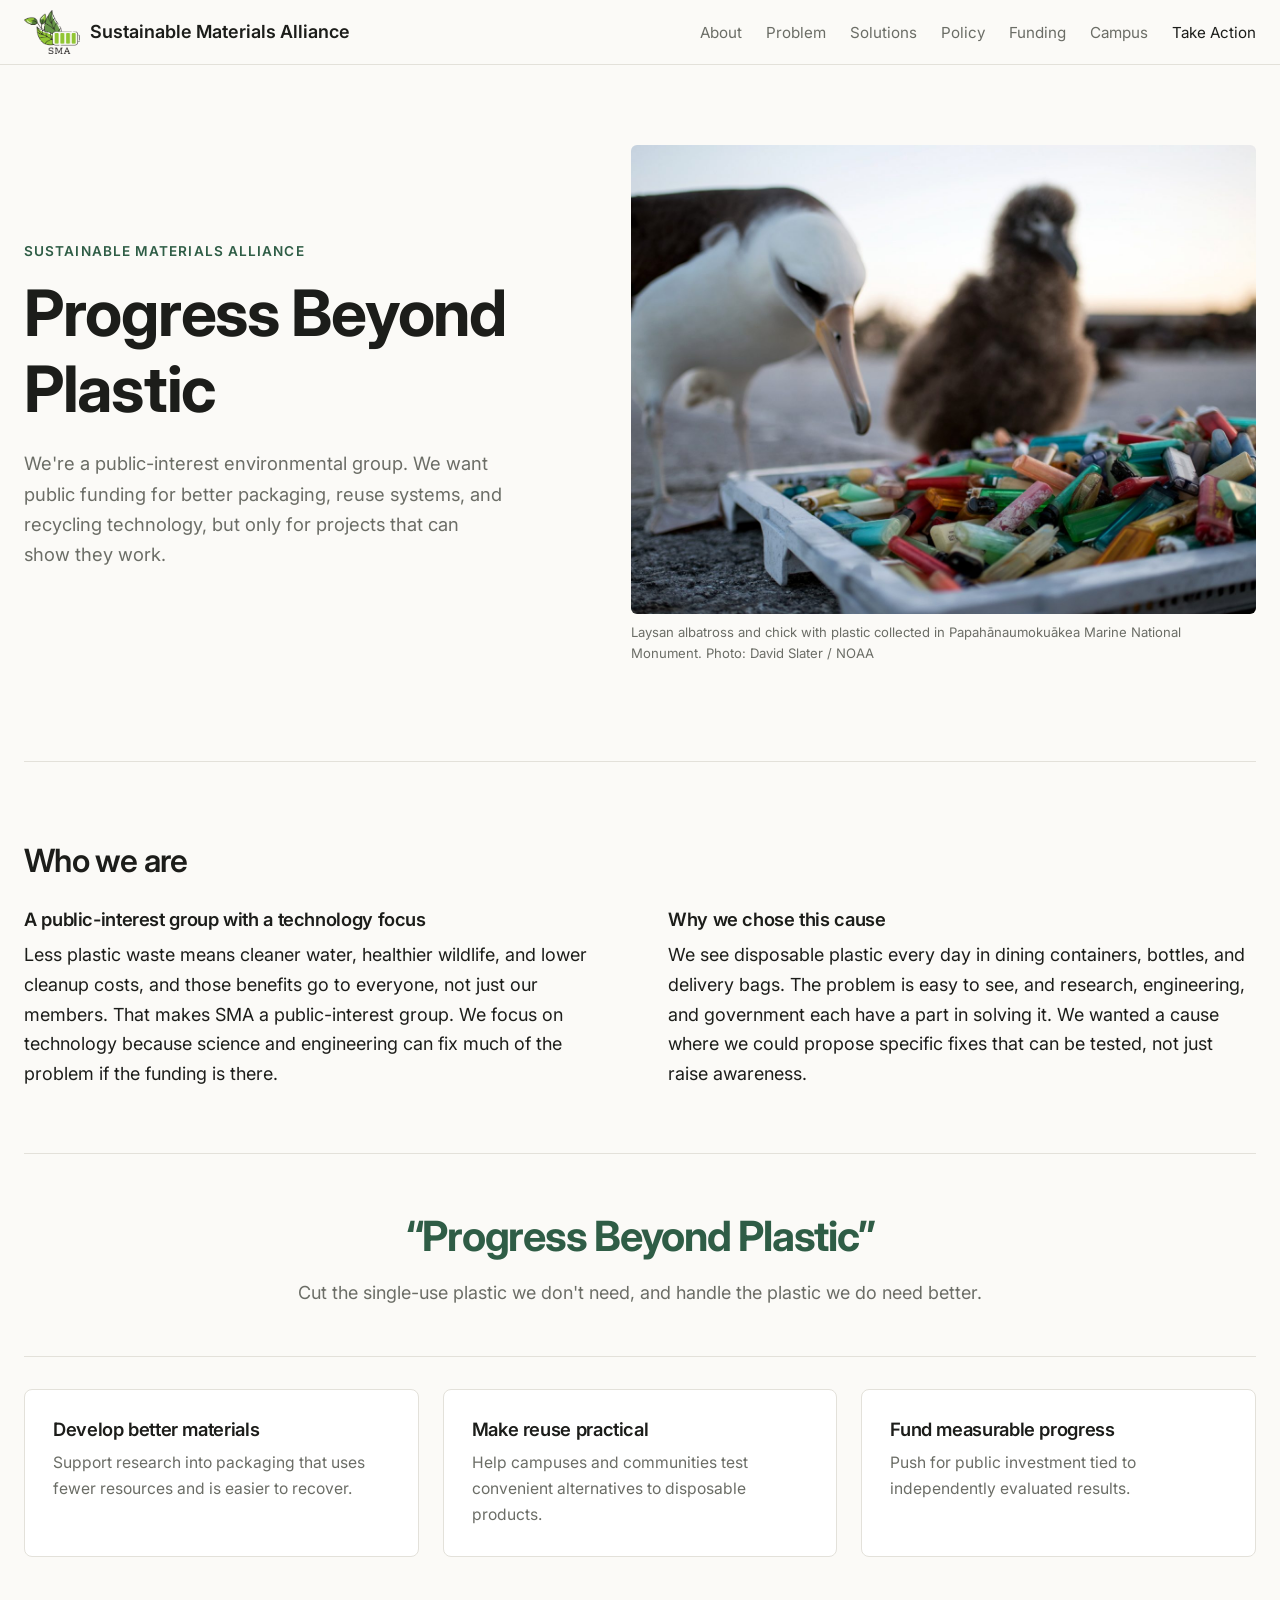
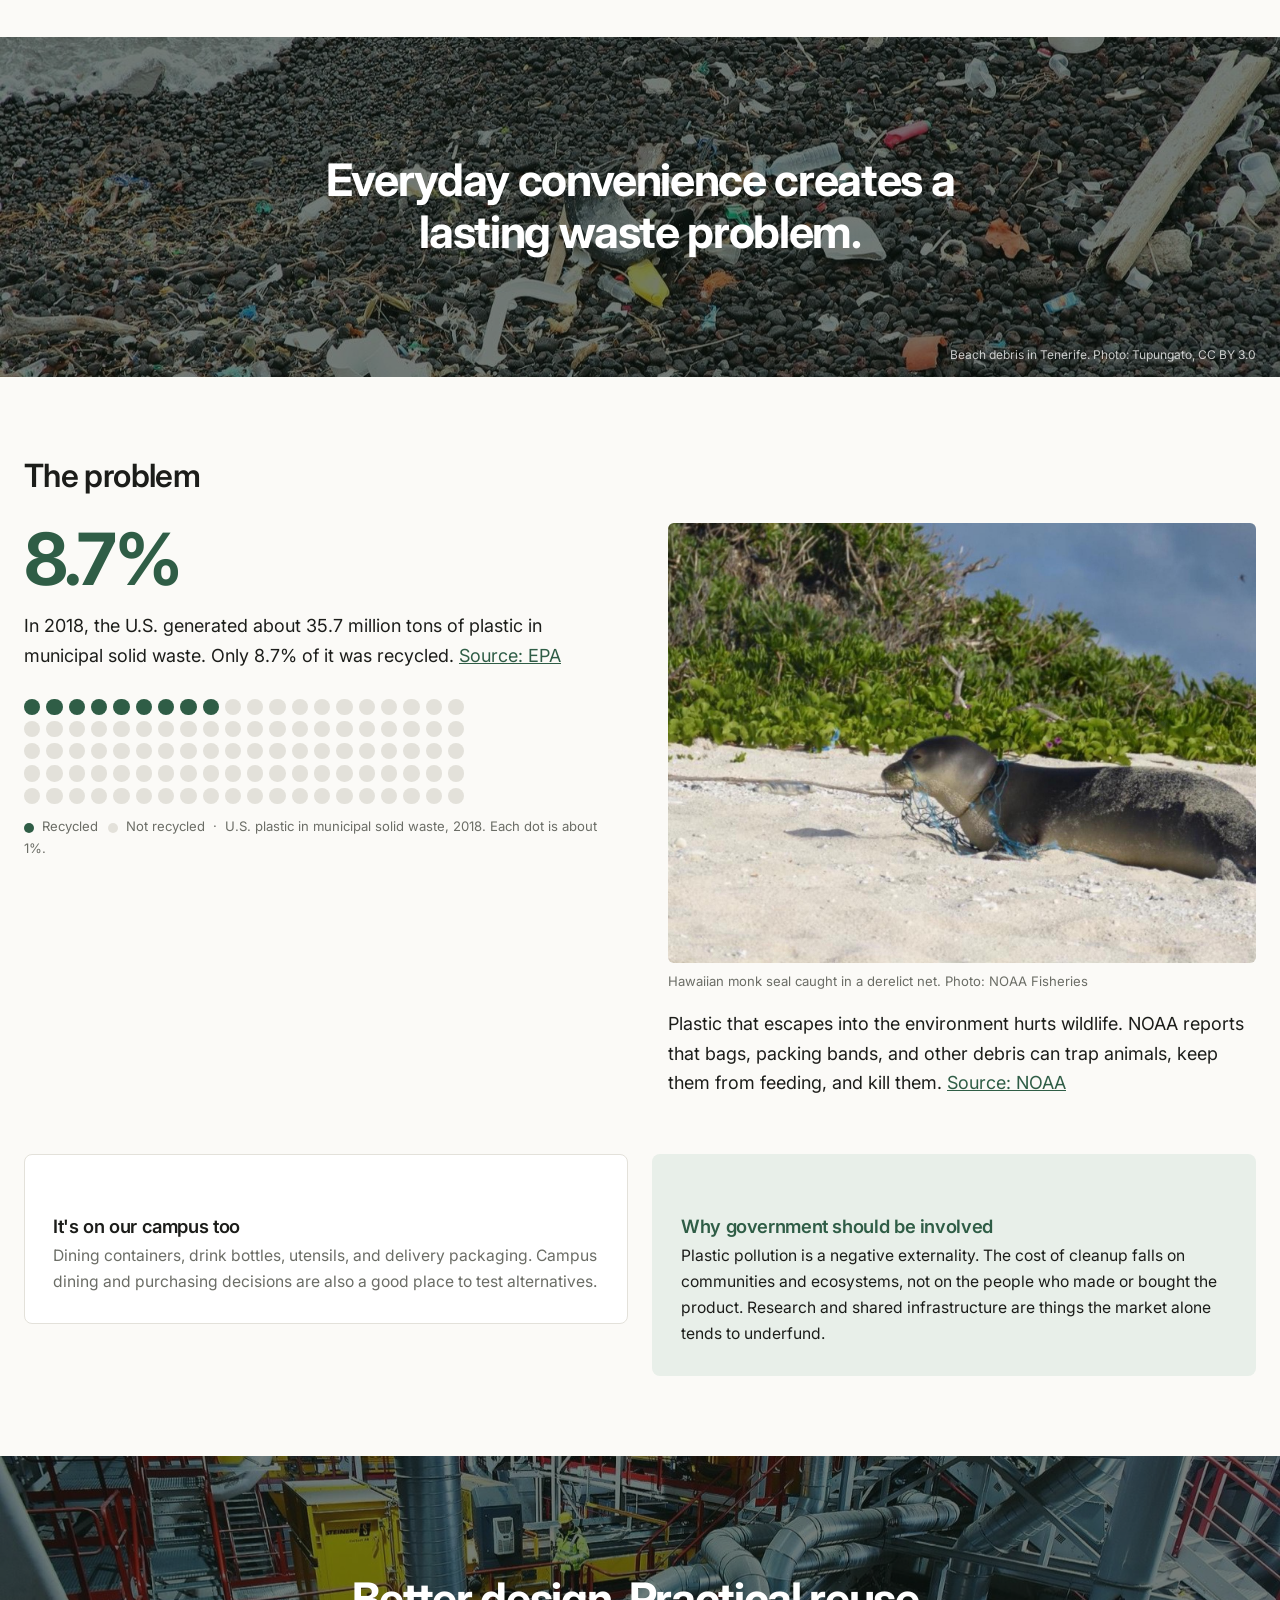
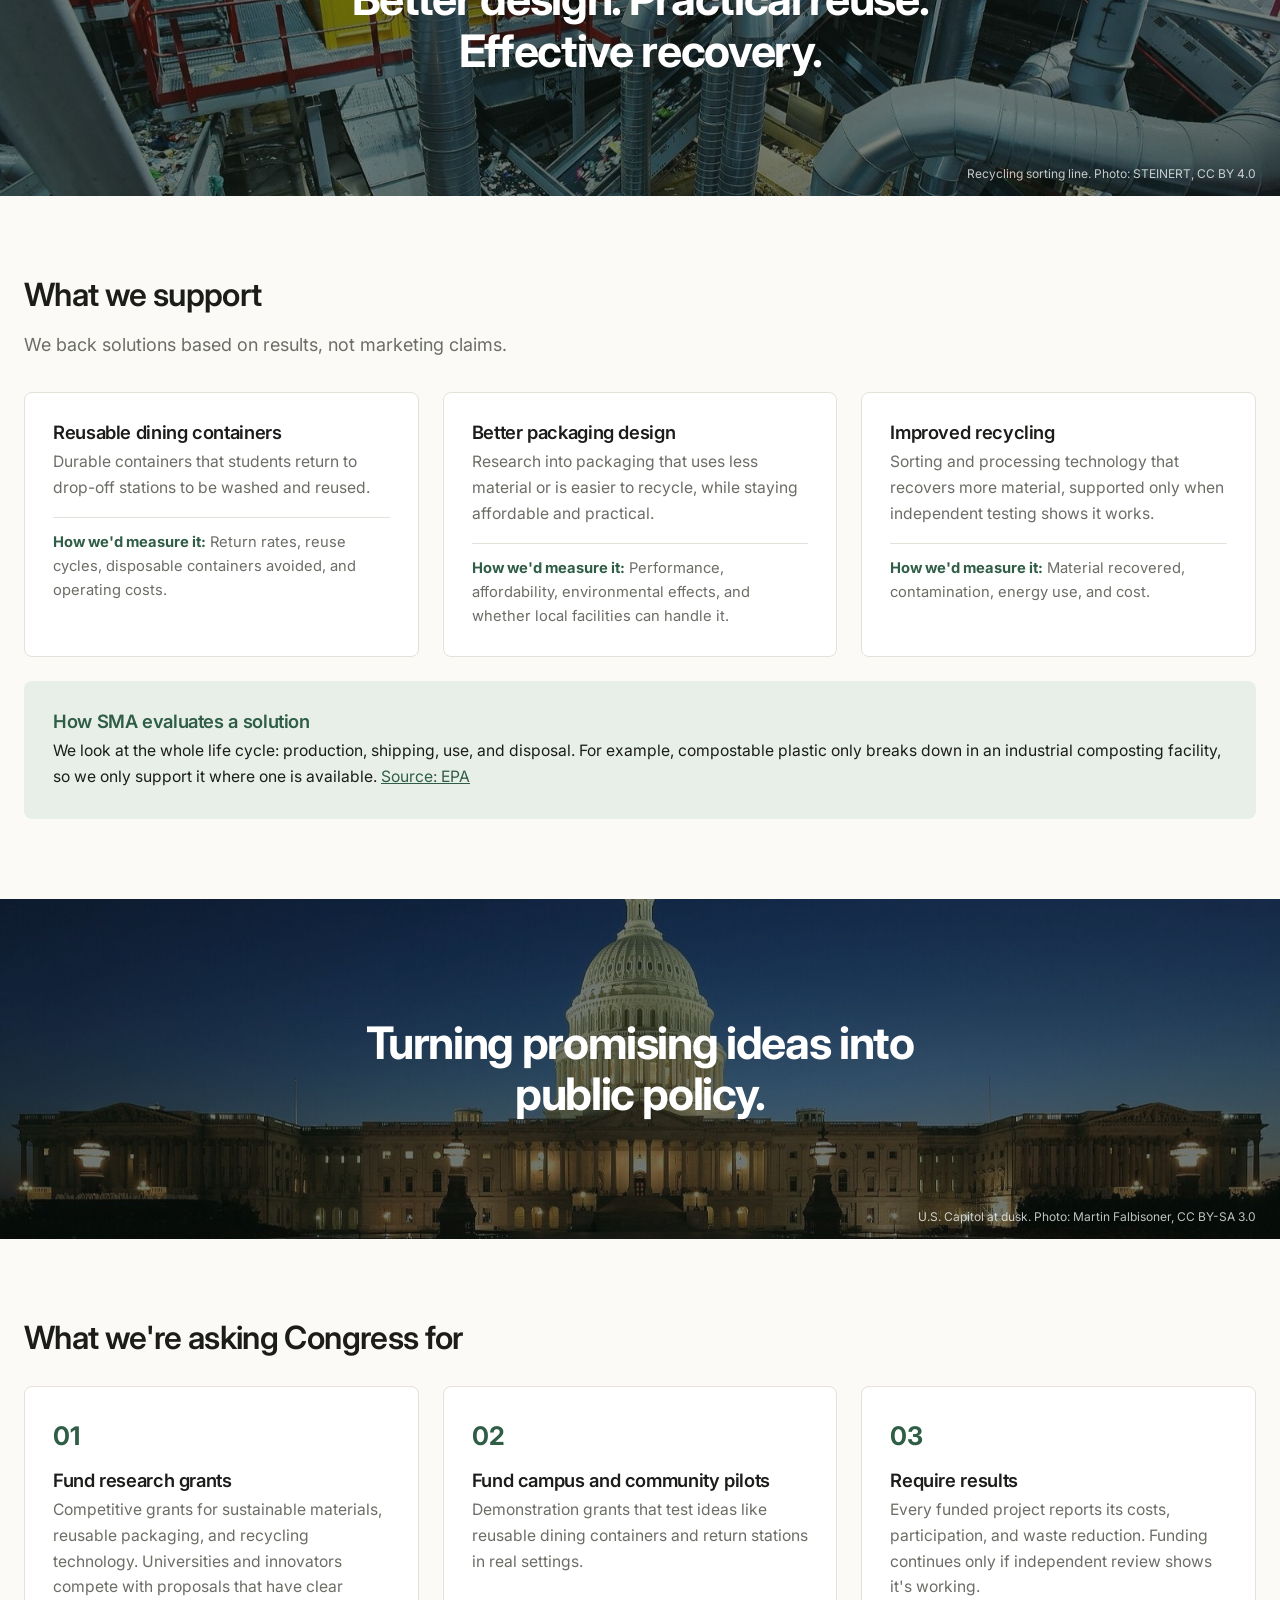
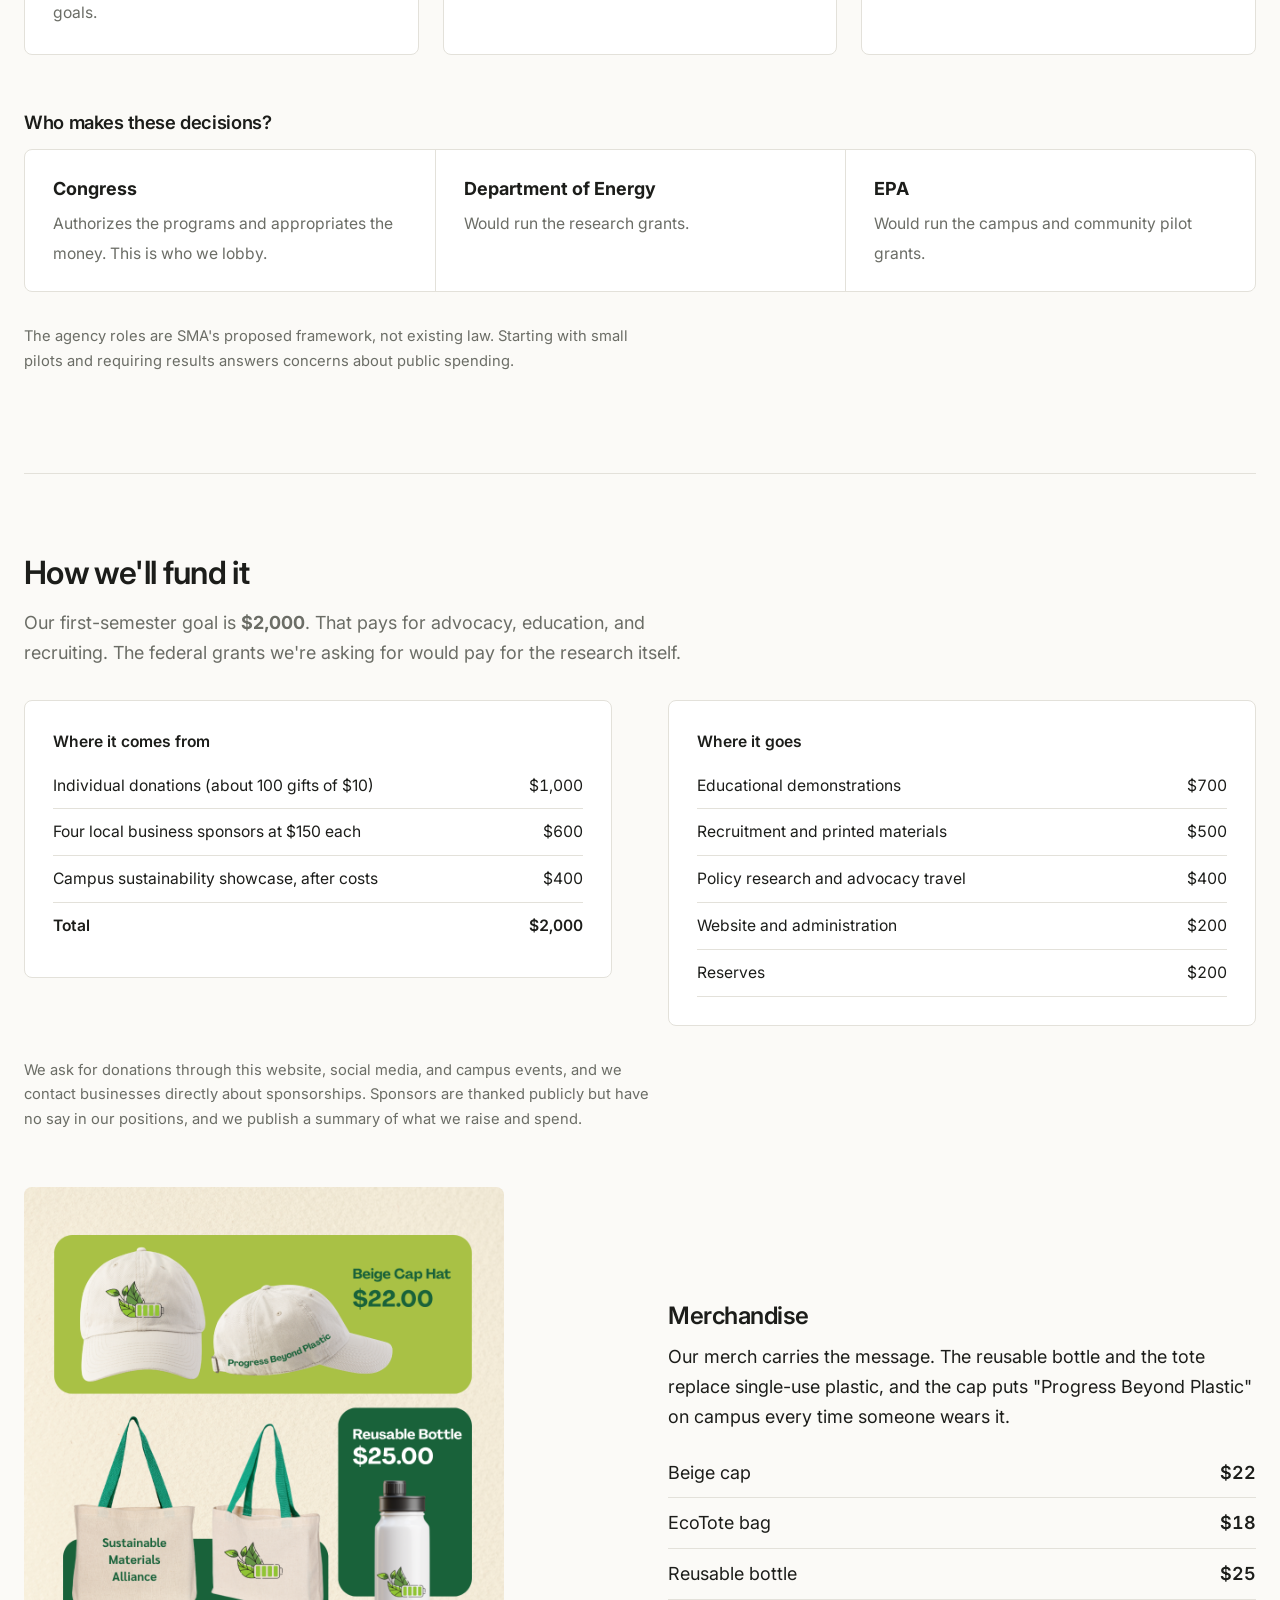
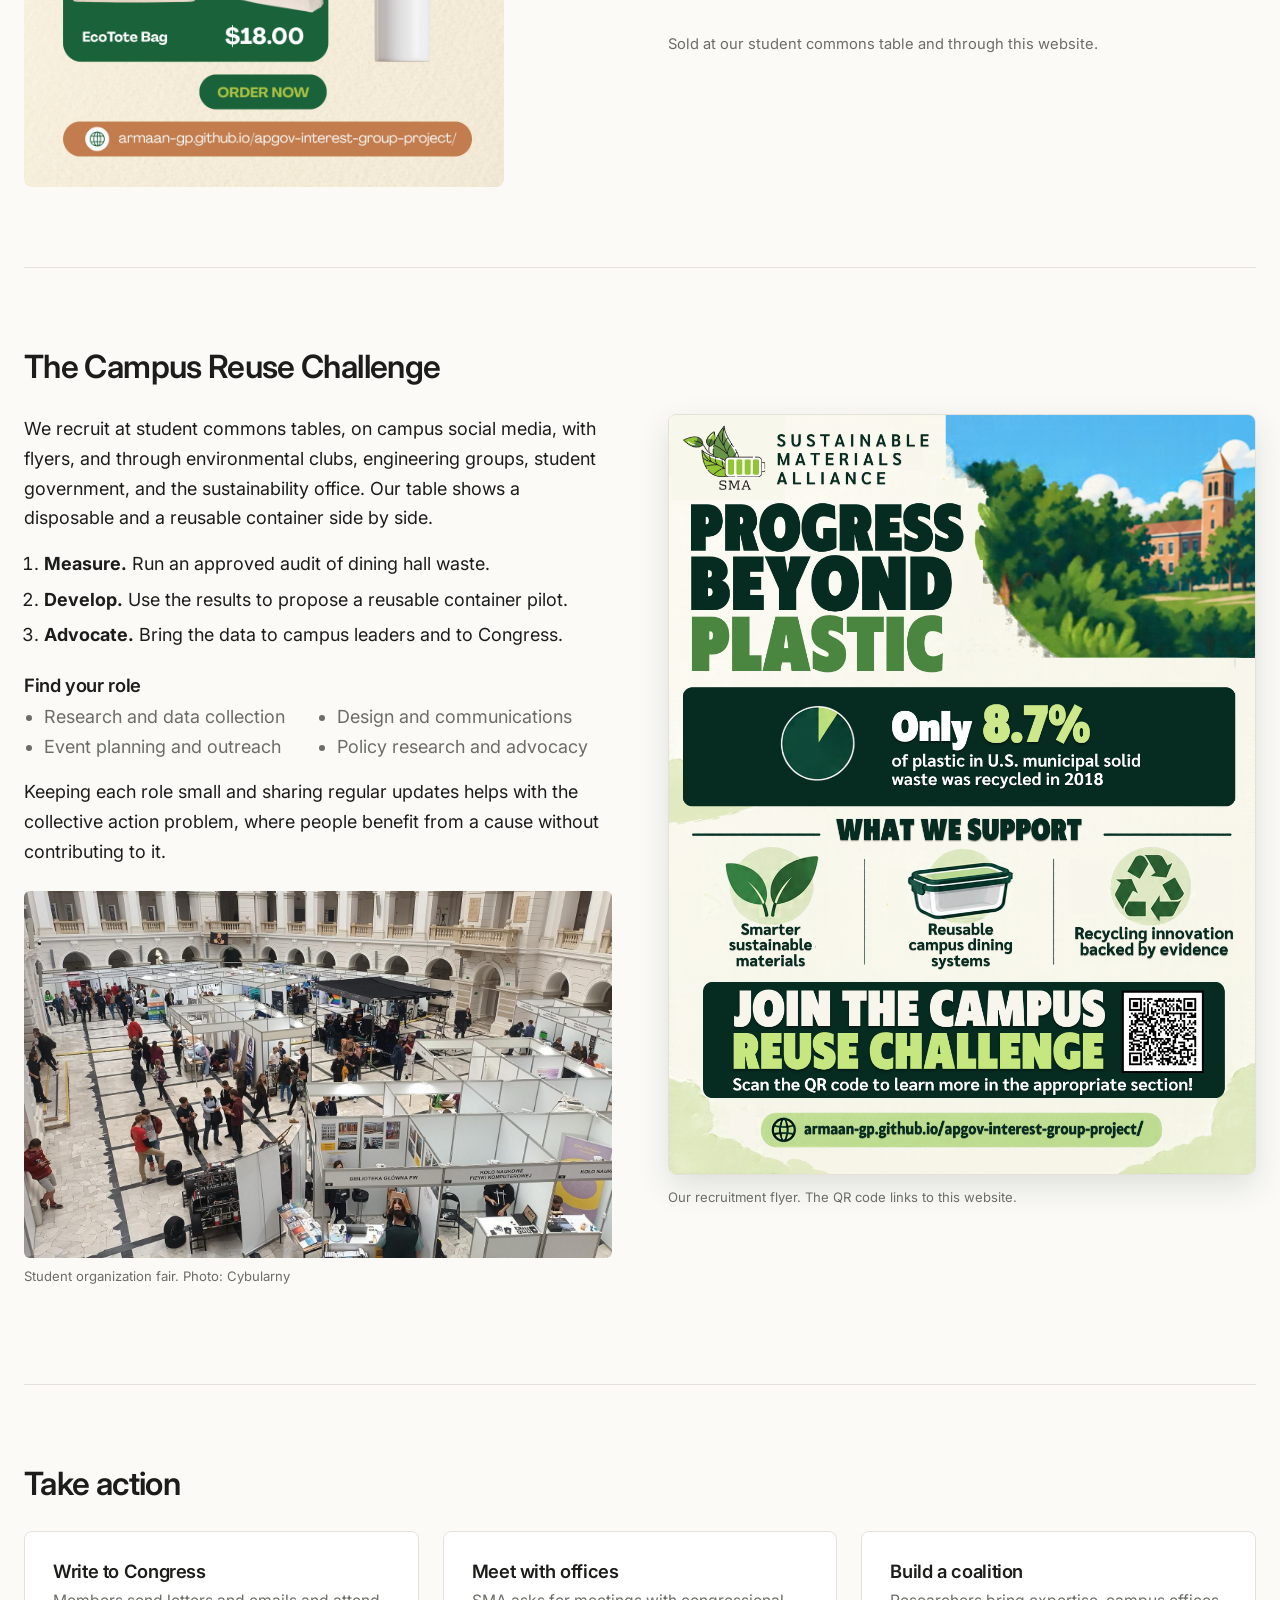
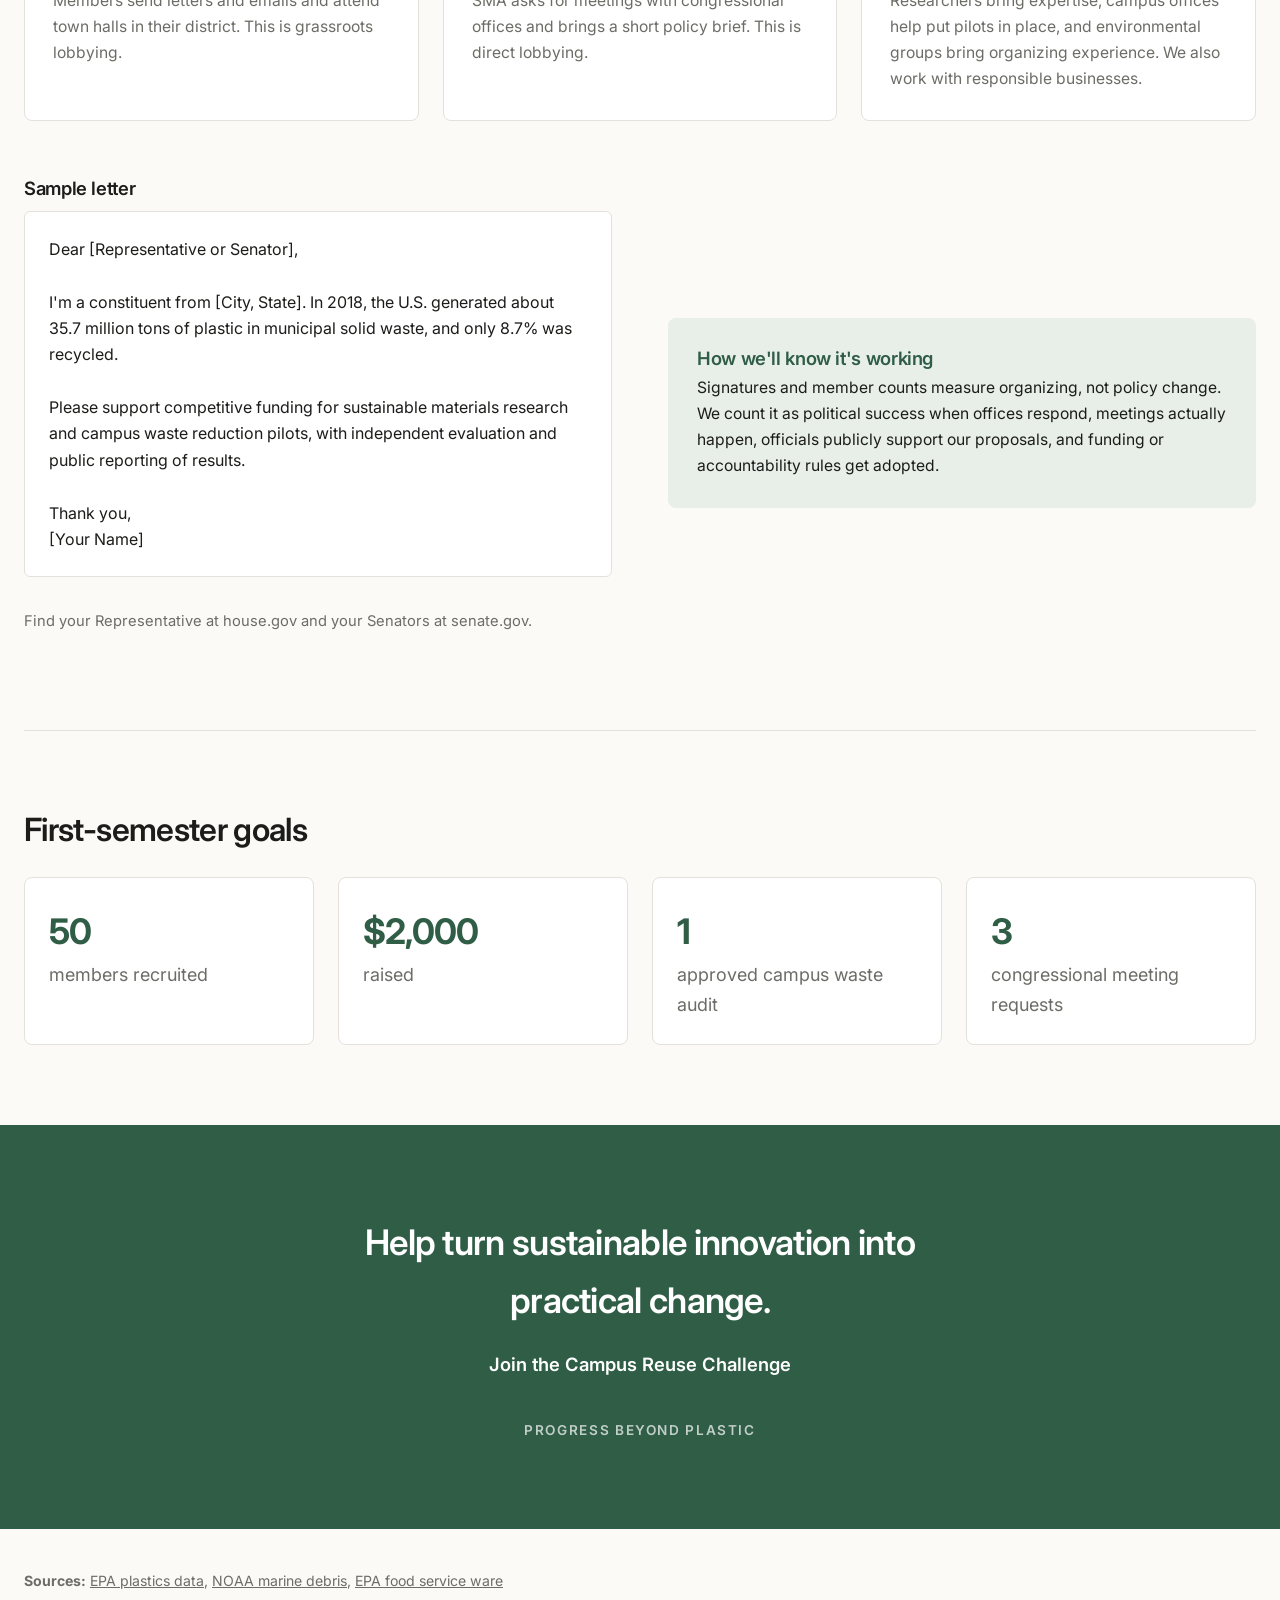
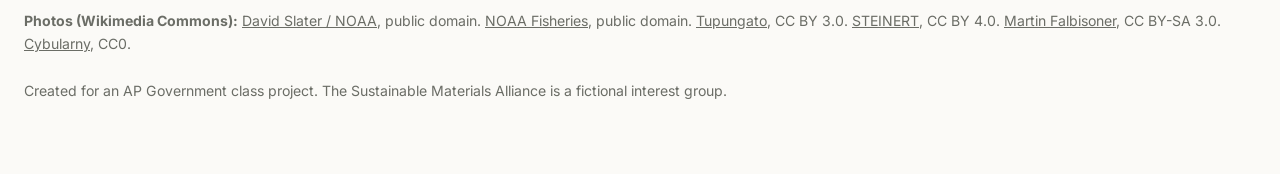
<file: index.html>
<!doctype html>
<html lang="en">
<head>
  <meta charset="utf-8">
  <meta name="viewport" content="width=device-width, initial-scale=1">
  <title>Sustainable Materials Alliance</title>
  <meta name="description" content="The Sustainable Materials Alliance is a student-run interest group working to reduce plastic waste through research, campus pilots, and public policy.">
  <link rel="preconnect" href="https://fonts.googleapis.com">
  <link rel="preconnect" href="https://fonts.gstatic.com" crossorigin>
  <link href="https://fonts.googleapis.com/css2?family=Inter:wght@400;500;600;700&display=swap" rel="stylesheet">
  <link rel="icon" type="image/png" href="images/favicon.png">
  <link rel="stylesheet" href="styles.css">
</head>
<body>

<nav class="nav">
  <div class="container nav-inner">
    <a href="#top" class="brand"><img src="images/logo.png" alt="SMA logo" class="logo"> Sustainable Materials Alliance</a>
    <ul class="nav-links">
      <li><a href="#about">About</a></li>
      <li><a href="#problem">Problem</a></li>
      <li><a href="#solutions">Solutions</a></li>
      <li><a href="#policy">Policy</a></li>
      <li><a href="#funding">Funding</a></li>
      <li><a href="#campus">Campus</a></li>
      <li><a href="#action">Take Action</a></li>
    </ul>
  </div>
</nav>

<main>

<header class="hero container" id="top">
  <div class="hero-text">
    <p class="eyebrow">Sustainable Materials Alliance</p>
    <h1>Progress Beyond Plastic</h1>
    <p>We're a public-interest environmental group. We want public funding for better packaging, reuse systems, and recycling technology, but only for projects that can show they work.</p>
  </div>
  <figure class="hero-image">
    <img src="images/albatross.jpg" alt="A Laysan albatross and its chick next to a tray of plastic lighters collected from their habitat">
    <figcaption>Laysan albatross and chick with plastic collected in Papahānaumokuākea Marine National Monument. Photo: David Slater / NOAA</figcaption>
  </figure>
</header>

<section id="about" class="container">
  <h2>Who we are</h2>
  <div class="two-col">
    <div>
      <h3>A public-interest group with a technology focus</h3>
      <p>Less plastic waste means cleaner water, healthier wildlife, and lower cleanup costs, and those benefits go to everyone, not just our members. That makes SMA a public-interest group. We focus on technology because science and engineering can fix much of the problem if the funding is there.</p>
    </div>
    <div>
      <h3>Why we chose this cause</h3>
      <p>We see disposable plastic every day in dining containers, bottles, and delivery bags. The problem is easy to see, and research, engineering, and government each have a part in solving it. We wanted a cause where we could propose specific fixes that can be tested, not just raise awareness.</p>
    </div>
  </div>
  <div class="slogan-panel">
    <p class="slogan">&ldquo;Progress Beyond Plastic&rdquo;</p>
    <p>Cut the single-use plastic we don't need, and handle the plastic we do need better.</p>
  </div>
  <div class="cards">
    <div class="card">
      <h3>Develop better materials</h3>
      <p>Support research into packaging that uses fewer resources and is easier to recover.</p>
    </div>
    <div class="card">
      <h3>Make reuse practical</h3>
      <p>Help campuses and communities test convenient alternatives to disposable products.</p>
    </div>
    <div class="card">
      <h3>Fund measurable progress</h3>
      <p>Push for public investment tied to independently evaluated results.</p>
    </div>
  </div>
</section>

<div class="band" style="background-image: url('images/beach.jpg')">
  <div class="container">
    <p class="band-title">Everyday convenience creates a lasting waste problem.</p>
    <p class="band-credit">Beach debris in Tenerife. Photo: Tupungato, CC BY 3.0</p>
  </div>
</div>

<section id="problem" class="container">
  <h2>The problem</h2>
  <div class="two-col">
    <div>
      <p class="stat">8.7%</p>
      <p>In 2018, the U.S. generated about 35.7 million tons of plastic in municipal solid waste. Only 8.7% of it was recycled. <a href="https://www.epa.gov/facts-and-figures-about-materials-waste-and-recycling/plastics-material-specific-data" target="_blank" rel="noopener">Source: EPA</a></p>
      <div class="dots" id="dots" role="img" aria-label="100 dots, about 9 filled: roughly 9 of every 100 tons of U.S. plastic waste were recycled in 2018"></div>
      <p class="dots-legend"><span class="key key-on"></span> Recycled <span class="key"></span> Not recycled &nbsp;·&nbsp; U.S. plastic in municipal solid waste, 2018. Each dot is about 1%.</p>
    </div>
    <figure>
      <img src="images/monkseal.jpg" alt="A Hawaiian monk seal on a beach with fishing net wrapped around its neck">
      <figcaption>Hawaiian monk seal caught in a derelict net. Photo: NOAA Fisheries</figcaption>
      <p class="fig-text">Plastic that escapes into the environment hurts wildlife. NOAA reports that bags, packing bands, and other debris can trap animals, keep them from feeding, and kill them. <a href="https://marinedebris.noaa.gov/why-marine-debris-problem/wildlife-entanglement-and-ghost-fishing" target="_blank" rel="noopener">Source: NOAA</a></p>
    </figure>
  </div>
  <div class="two-col panels">
    <div class="card">
      <h3>It's on our campus too</h3>
      <p>Dining containers, drink bottles, utensils, and delivery packaging. Campus dining and purchasing decisions are also a good place to test alternatives.</p>
    </div>
    <div class="card card-accent">
      <h3>Why government should be involved</h3>
      <p>Plastic pollution is a negative externality. The cost of cleanup falls on communities and ecosystems, not on the people who made or bought the product. Research and shared infrastructure are things the market alone tends to underfund.</p>
    </div>
  </div>
</section>

<div class="band" style="background-image: url('images/sorting.jpg')">
  <div class="container">
    <p class="band-title">Better design. Practical reuse. Effective recovery.</p>
    <p class="band-credit">Recycling sorting line. Photo: STEINERT, CC BY 4.0</p>
  </div>
</div>

<section id="solutions" class="container">
  <h2>What we support</h2>
  <p class="intro">We back solutions based on results, not marketing claims.</p>
  <div class="cards">
    <div class="card">
      <h3>Reusable dining containers</h3>
      <p>Durable containers that students return to drop-off stations to be washed and reused.</p>
      <p class="measure"><strong>How we'd measure it:</strong> Return rates, reuse cycles, disposable containers avoided, and operating costs.</p>
    </div>
    <div class="card">
      <h3>Better packaging design</h3>
      <p>Research into packaging that uses less material or is easier to recycle, while staying affordable and practical.</p>
      <p class="measure"><strong>How we'd measure it:</strong> Performance, affordability, environmental effects, and whether local facilities can handle it.</p>
    </div>
    <div class="card">
      <h3>Improved recycling</h3>
      <p>Sorting and processing technology that recovers more material, supported only when independent testing shows it works.</p>
      <p class="measure"><strong>How we'd measure it:</strong> Material recovered, contamination, energy use, and cost.</p>
    </div>
  </div>
  <div class="card card-accent wide-note">
    <h3>How SMA evaluates a solution</h3>
    <p>We look at the whole life cycle: production, shipping, use, and disposal. For example, compostable plastic only breaks down in an industrial composting facility, so we only support it where one is available. <a href="https://www.epa.gov/greenerproducts/identifying-sustainable-food-service-and-food-service-ware" target="_blank" rel="noopener">Source: EPA</a></p>
  </div>
</section>

<div class="band" style="background-image: url('images/capitol.jpg')">
  <div class="container">
    <p class="band-title">Turning promising ideas into public policy.</p>
    <p class="band-credit">U.S. Capitol at dusk. Photo: Martin Falbisoner, CC BY-SA 3.0</p>
  </div>
</div>

<section id="policy" class="container">
  <h2>What we're asking Congress for</h2>
  <ol class="cards numbered">
    <li class="card">
      <h3>Fund research grants</h3>
      <p>Competitive grants for sustainable materials, reusable packaging, and recycling technology. Universities and innovators compete with proposals that have clear goals.</p>
    </li>
    <li class="card">
      <h3>Fund campus and community pilots</h3>
      <p>Demonstration grants that test ideas like reusable dining containers and return stations in real settings.</p>
    </li>
    <li class="card">
      <h3>Require results</h3>
      <p>Every funded project reports its costs, participation, and waste reduction. Funding continues only if independent review shows it's working.</p>
    </li>
  </ol>

  <h3 class="sub-heading">Who makes these decisions?</h3>
  <div class="roles">
    <div><strong>Congress</strong><span>Authorizes the programs and appropriates the money. This is who we lobby.</span></div>
    <div><strong>Department of Energy</strong><span>Would run the research grants.</span></div>
    <div><strong>EPA</strong><span>Would run the campus and community pilot grants.</span></div>
  </div>
  <p class="note">The agency roles are SMA's proposed framework, not existing law. Starting with small pilots and requiring results answers concerns about public spending.</p>
</section>

<section id="funding" class="container">
  <h2>How we'll fund it</h2>
  <p class="intro">Our first-semester goal is <strong>$2,000</strong>. That pays for advocacy, education, and recruiting. The federal grants we're asking for would pay for the research itself.</p>
  <div class="two-col">
    <div class="card">
      <table>
        <caption>Where it comes from</caption>
        <tr><td>Individual donations (about 100 gifts of $10)</td><td>$1,000</td></tr>
        <tr><td>Four local business sponsors at $150 each</td><td>$600</td></tr>
        <tr><td>Campus sustainability showcase, after costs</td><td>$400</td></tr>
        <tr class="total"><td>Total</td><td>$2,000</td></tr>
      </table>
    </div>
    <div class="card">
      <table>
        <caption>Where it goes</caption>
        <tr><td>Educational demonstrations</td><td>$700</td></tr>
        <tr><td>Recruitment and printed materials</td><td>$500</td></tr>
        <tr><td>Policy research and advocacy travel</td><td>$400</td></tr>
        <tr><td>Website and administration</td><td>$200</td></tr>
        <tr><td>Reserves</td><td>$200</td></tr>
      </table>
    </div>
  </div>
  <p class="note">We ask for donations through this website, social media, and campus events, and we contact businesses directly about sponsorships. Sponsors are thanked publicly but have no say in our positions, and we publish a summary of what we raise and spend.</p>

  <div class="two-col merch">
    <img src="images/merch.png" alt="SMA merchandise: a beige cap with the SMA logo and Progress Beyond Plastic on the back for $22, a canvas EcoTote bag with the logo for $18, and a white reusable bottle with the logo for $25">
    <div>
      <h3>Merchandise</h3>
      <p>Our merch carries the message. The reusable bottle and the tote replace single-use plastic, and the cap puts "Progress Beyond Plastic" on campus every time someone wears it.</p>
      <ul class="merch-list">
        <li><span>Beige cap</span><span>$22</span></li>
        <li><span>EcoTote bag</span><span>$18</span></li>
        <li><span>Reusable bottle</span><span>$25</span></li>
      </ul>
      <p class="note">Sold at our student commons table and through this website.</p>
    </div>
  </div>
</section>

<section id="campus" class="container">
  <h2>The Campus Reuse Challenge</h2>
  <div class="two-col">
    <div>
      <p>We recruit at student commons tables, on campus social media, with flyers, and through environmental clubs, engineering groups, student government, and the sustainability office. Our table shows a disposable and a reusable container side by side.</p>
      <ol class="steps">
        <li><strong>Measure.</strong> Run an approved audit of dining hall waste.</li>
        <li><strong>Develop.</strong> Use the results to propose a reusable container pilot.</li>
        <li><strong>Advocate.</strong> Bring the data to campus leaders and to Congress.</li>
      </ol>
      <h3>Find your role</h3>
      <ul class="roles-list">
        <li>Research and data collection</li>
        <li>Event planning and outreach</li>
        <li>Design and communications</li>
        <li>Policy research and advocacy</li>
      </ul>
      <p>Keeping each role small and sharing regular updates helps with the collective action problem, where people benefit from a cause without contributing to it.</p>
      <img class="campus-photo" src="images/campus.jpg" alt="Overhead view of a student organization fair with booths in a university hall">
      <p class="caption">Student organization fair. Photo: Cybularny</p>
    </div>
    <div class="flyer">
      <img src="images/flyer.png" alt="SMA recruitment flyer: Progress Beyond Plastic. Only 8.7% of plastic in U.S. municipal solid waste was recycled in 2018. What we support: smarter sustainable materials, reusable campus dining systems, and recycling innovation backed by evidence. Join the Campus Reuse Challenge, with a QR code and the website address.">
      <p class="caption">Our recruitment flyer. The QR code links to this website.</p>
    </div>
  </div>
</section>

<section id="action" class="container">
  <h2>Take action</h2>
  <div class="cards">
    <div class="card">
      <h3>Write to Congress</h3>
      <p>Members send letters and emails and attend town halls in their district. This is grassroots lobbying.</p>
    </div>
    <div class="card">
      <h3>Meet with offices</h3>
      <p>SMA asks for meetings with congressional offices and brings a short policy brief. This is direct lobbying.</p>
    </div>
    <div class="card">
      <h3>Build a coalition</h3>
      <p>Researchers bring expertise, campus offices help put pilots in place, and environmental groups bring organizing experience. We also work with responsible businesses.</p>
    </div>
  </div>

  <div class="two-col letter-row">
    <div>
      <h3 class="letter-heading">Sample letter</h3>
<pre class="letter" id="letter">Dear [Representative or Senator],

I'm a constituent from [City, State]. In 2018, the U.S. generated about 35.7 million tons of plastic in municipal solid waste, and only 8.7% was recycled.

Please support competitive funding for sustainable materials research and campus waste reduction pilots, with independent evaluation and public reporting of results.

Thank you,
[Your Name]</pre>
      <p class="note">Find your Representative at house.gov and your Senators at senate.gov.</p>
    </div>
    <div class="card card-accent">
      <h3>How we'll know it's working</h3>
      <p>Signatures and member counts measure organizing, not policy change. We count it as political success when offices respond, meetings actually happen, officials publicly support our proposals, and funding or accountability rules get adopted.</p>
    </div>
  </div>
</section>

<section id="goals" class="container">
  <h2>First-semester goals</h2>
  <ul class="goals">
    <li><strong>50</strong> members recruited</li>
    <li><strong>$2,000</strong> raised</li>
    <li><strong>1</strong> approved campus waste audit</li>
    <li><strong>3</strong> congressional meeting requests</li>
  </ul>
</section>

<div class="closing">
  <div class="container">
    <p class="closing-title">Help turn sustainable innovation into practical change.</p>
    <p class="closing-cta">Join the Campus Reuse Challenge</p>
    <p class="closing-slogan">Progress Beyond Plastic</p>
  </div>
</div>

</main>

<footer class="container">
  <p><strong>Sources:</strong>
    <a href="https://www.epa.gov/facts-and-figures-about-materials-waste-and-recycling/plastics-material-specific-data" target="_blank" rel="noopener">EPA plastics data</a>,
    <a href="https://marinedebris.noaa.gov/why-marine-debris-problem/wildlife-entanglement-and-ghost-fishing" target="_blank" rel="noopener">NOAA marine debris</a>,
    <a href="https://www.epa.gov/greenerproducts/identifying-sustainable-food-service-and-food-service-ware" target="_blank" rel="noopener">EPA food service ware</a>
  </p>
  <p><strong>Photos (Wikimedia Commons):</strong>
    <a href="https://commons.wikimedia.org/wiki/File:PMNM_-_Laysan_Albatross_And_Debris_(28250723916).jpg" target="_blank" rel="noopener">David Slater / NOAA</a>, public domain.
    <a href="https://commons.wikimedia.org/wiki/File:Hawaiian_monk_seal_entangled_in_derelict_fishing_net.png" target="_blank" rel="noopener">NOAA Fisheries</a>, public domain.
    <a href="https://commons.wikimedia.org/wiki/File:004_Beach_pollution_in_Tenerife_-_Atlantic_Ocean_beach_plastic_garbage_debris.jpg" target="_blank" rel="noopener">Tupungato</a>, CC BY 3.0.
    <a href="https://commons.wikimedia.org/wiki/File:STEINERT_UniSort_PR.jpg" target="_blank" rel="noopener">STEINERT</a>, CC BY 4.0.
    <a href="https://commons.wikimedia.org/wiki/File:Capitol_at_Dusk_2.jpg" target="_blank" rel="noopener">Martin Falbisoner</a>, CC BY-SA 3.0.
    <a href="https://commons.wikimedia.org/wiki/File:2023_Warszawa_XX_Targi_K%C3%B3%C5%82_Naukowych_i_Organizacji_Studenckich_KONIK,_1.jpg" target="_blank" rel="noopener">Cybularny</a>, CC0.
  </p>
  <p class="disclaimer">Created for an AP Government class project. The Sustainable Materials Alliance is a fictional interest group.</p>
</footer>

<script src="script.js"></script>
</body>
</html>
</file>
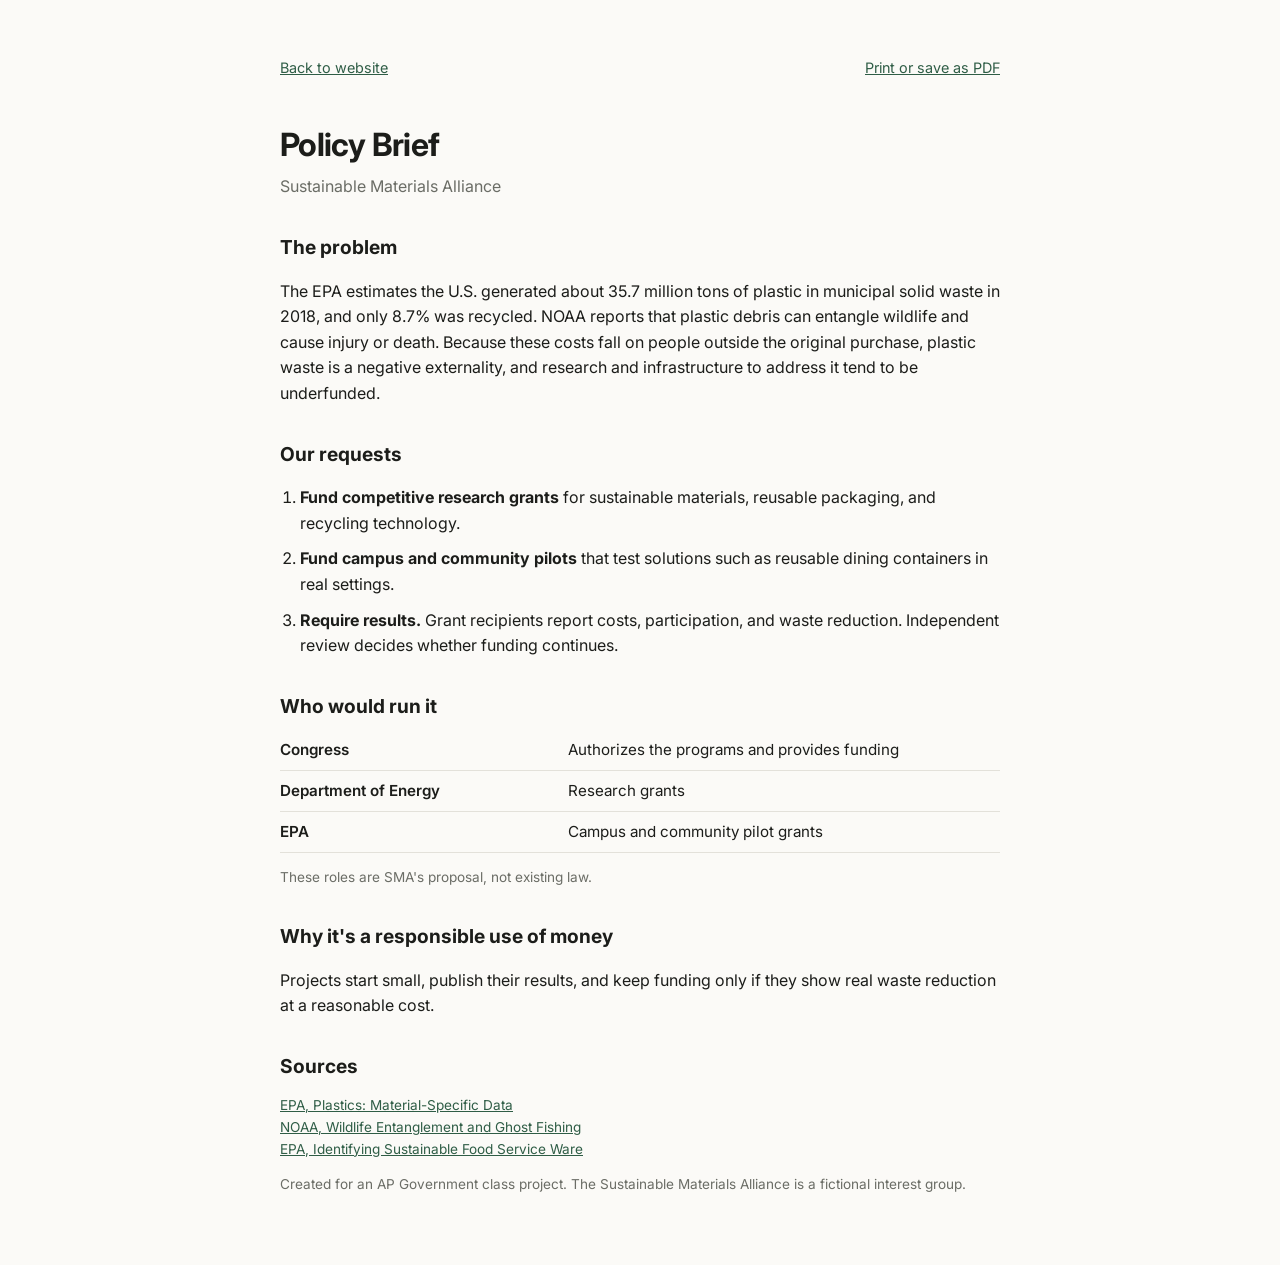
<file: policy-brief.html>
<!doctype html>
<html lang="en">
<head>
  <meta charset="utf-8">
  <meta name="viewport" content="width=device-width, initial-scale=1">
  <title>SMA Policy Brief</title>
  <link rel="icon" type="image/png" href="images/favicon.png">
  <link href="https://fonts.googleapis.com/css2?family=Inter:wght@400;600;700&display=swap" rel="stylesheet">
  <style>
    body { margin: 0; font-family: "Inter", system-ui, sans-serif; background: #fbfaf7; color: #1c1d1a; line-height: 1.6; }
    .doc { max-width: 720px; margin: 0 auto; padding: 56px 20px; }
    .top { display: flex; justify-content: space-between; align-items: center; margin-bottom: 40px; font-size: 0.9rem; }
    .top a, button { color: #2f5d46; background: none; border: 0; font: inherit; cursor: pointer; padding: 0; text-decoration: underline; }
    h1 { font-size: 2rem; letter-spacing: -0.02em; margin: 0 0 4px; }
    .sub { color: #6b6d66; margin: 0 0 32px; }
    h2 { font-size: 1.2rem; margin: 32px 0 8px; }
    ol { padding-left: 20px; }
    li { margin-bottom: 10px; }
    table { width: 100%; border-collapse: collapse; font-size: 0.95rem; }
    td { padding: 8px 0; border-bottom: 1px solid #e3e1da; vertical-align: top; }
    td:first-child { font-weight: 600; width: 40%; }
    .small { font-size: 0.85rem; color: #6b6d66; }
    a { color: #2f5d46; }
    @media print { .top { display: none; } .doc { padding: 0; } body { background: #fff; } }
  </style>
</head>
<body>
  <div class="doc">
    <div class="top">
      <a href="index.html#policy">Back to website</a>
      <button onclick="window.print()">Print or save as PDF</button>
    </div>

    <h1>Policy Brief</h1>
    <p class="sub">Sustainable Materials Alliance</p>

    <h2>The problem</h2>
    <p>The EPA estimates the U.S. generated about 35.7 million tons of plastic in municipal solid waste in 2018, and only 8.7% was recycled. NOAA reports that plastic debris can entangle wildlife and cause injury or death. Because these costs fall on people outside the original purchase, plastic waste is a negative externality, and research and infrastructure to address it tend to be underfunded.</p>

    <h2>Our requests</h2>
    <ol>
      <li><strong>Fund competitive research grants</strong> for sustainable materials, reusable packaging, and recycling technology.</li>
      <li><strong>Fund campus and community pilots</strong> that test solutions such as reusable dining containers in real settings.</li>
      <li><strong>Require results.</strong> Grant recipients report costs, participation, and waste reduction. Independent review decides whether funding continues.</li>
    </ol>

    <h2>Who would run it</h2>
    <table>
      <tr><td>Congress</td><td>Authorizes the programs and provides funding</td></tr>
      <tr><td>Department of Energy</td><td>Research grants</td></tr>
      <tr><td>EPA</td><td>Campus and community pilot grants</td></tr>
    </table>
    <p class="small">These roles are SMA's proposal, not existing law.</p>

    <h2>Why it's a responsible use of money</h2>
    <p>Projects start small, publish their results, and keep funding only if they show real waste reduction at a reasonable cost.</p>

    <h2>Sources</h2>
    <p class="small">
      <a href="https://www.epa.gov/facts-and-figures-about-materials-waste-and-recycling/plastics-material-specific-data">EPA, Plastics: Material-Specific Data</a><br>
      <a href="https://marinedebris.noaa.gov/why-marine-debris-problem/wildlife-entanglement-and-ghost-fishing">NOAA, Wildlife Entanglement and Ghost Fishing</a><br>
      <a href="https://www.epa.gov/greenerproducts/identifying-sustainable-food-service-and-food-service-ware">EPA, Identifying Sustainable Food Service Ware</a>
    </p>
    <p class="small">Created for an AP Government class project. The Sustainable Materials Alliance is a fictional interest group.</p>
  </div>
</body>
</html>
</file>
<file: styles.css>
:root {
  --bg: #fbfaf7;
  --text: #1c1d1a;
  --muted: #6b6d66;
  --line: #e3e1da;
  --accent: #2f5d46;
  --accent-soft: #e8efe9;
  --card: #ffffff;
}

* { box-sizing: border-box; }
html { scroll-behavior: smooth; scroll-padding-top: 72px; }
body {
  margin: 0;
  background: var(--bg);
  color: var(--text);
  font-family: "Inter", system-ui, -apple-system, sans-serif;
  font-size: 18px;
  line-height: 1.65;
}
img { display: block; max-width: 100%; }
a { color: var(--accent); }
h1, h2, h3 { line-height: 1.2; letter-spacing: -0.02em; margin: 0; }
h1 { font-size: clamp(2.6rem, 5.5vw, 4rem); font-weight: 700; }
h2 { font-size: 2rem; font-weight: 600; margin-bottom: 28px; }
h3 { font-size: 1.15rem; font-weight: 600; margin-bottom: 6px; }
p { margin: 0 0 16px; }
figure { margin: 0; }
figcaption, .caption { font-size: 0.82rem; color: var(--muted); margin-top: 8px; }

.container { width: min(1240px, 100% - 48px); margin-inline: auto; }

/* Nav */
.nav { position: sticky; top: 0; z-index: 10; background: var(--bg); border-bottom: 1px solid var(--line); }
.nav-inner { display: flex; justify-content: space-between; align-items: center; gap: 24px; height: 64px; }
.brand { display: flex; align-items: center; gap: 10px; font-weight: 600; color: var(--text); text-decoration: none; }
.logo { height: 44px; width: auto; }
.nav-links { display: flex; gap: 24px; list-style: none; margin: 0; padding: 0; }
.nav-links a { color: var(--muted); text-decoration: none; font-size: 0.95rem; }
.nav-links a:hover, .nav-links a.active { color: var(--text); }
@media (max-width: 1000px) { .nav-links { display: none; } }

/* Hero */
.hero { display: grid; grid-template-columns: 1fr 1.15fr; gap: 64px; align-items: center; padding: 80px 0 96px; }

.hero-text p { font-size: 1.15rem; color: var(--muted); margin: 20px 0 0; max-width: 40ch; }
.hero-text .eyebrow { font-size: 0.85rem; font-weight: 600; letter-spacing: 0.08em; text-transform: uppercase; color: var(--accent); margin: 0 0 12px; }
.hero-image img { width: 100%; aspect-ratio: 4 / 3; object-fit: cover; border-radius: 6px; }
@media (max-width: 820px) { .hero { grid-template-columns: 1fr; gap: 32px; padding: 48px 0 64px; } }


/* Sections */
section { padding: 80px 0; border-top: 1px solid var(--line); }
.intro { color: var(--muted); max-width: 60ch; margin-top: -12px; margin-bottom: 32px; }
.note { font-size: 0.92rem; color: var(--muted); max-width: 70ch; margin-top: 32px; }
.two-col { display: grid; grid-template-columns: 1fr 1fr; gap: 56px; align-items: start; }
.two-col figure img { border-radius: 6px; }
@media (max-width: 820px) { .two-col { grid-template-columns: 1fr; gap: 32px; } }

.stat { font-size: 4.5rem; font-weight: 700; letter-spacing: -0.04em; line-height: 1; margin-bottom: 16px; color: var(--accent); }
#problem h3 { margin-top: 32px; }

/* Cards */
.card { background: var(--card); border: 1px solid var(--line); border-radius: 8px; padding: 28px; }
.card p { color: var(--muted); font-size: 0.98rem; margin: 0; }
.card-accent { background: var(--accent-soft); border-color: transparent; }
.card-accent h3 { color: var(--accent); }
.card-accent p { color: var(--text); }
.cards { display: grid; grid-template-columns: repeat(3, 1fr); gap: 24px; list-style: none; padding: 0; margin: 0; }
@media (max-width: 820px) { .cards { grid-template-columns: 1fr; } }
.panels { margin-top: 40px; gap: 24px; }
.wide-note { margin-top: 24px; }

.card .measure { margin-top: 16px; border-top: 1px solid var(--line); padding-top: 12px; font-size: 0.92rem; }
.measure strong { color: var(--accent); }

.numbered { counter-reset: n; }
.numbered li { counter-increment: n; }
.numbered li::before { content: "0" counter(n); display: block; font-size: 1.6rem; font-weight: 700; color: var(--accent); margin-bottom: 12px; }

/* About */
.slogan-panel { text-align: center; padding: 48px 24px; margin: 48px 0 32px; border-block: 1px solid var(--line); }
.slogan { font-size: clamp(1.8rem, 3.5vw, 2.6rem); font-weight: 700; letter-spacing: -0.03em; color: var(--accent); margin-bottom: 8px; }
.slogan-panel p:last-child { color: var(--muted); margin: 0; }
#about h3 { margin-bottom: 10px; }

/* Full-width photo bands */
.band { position: relative; min-height: 340px; display: flex; align-items: center; justify-content: center; background: center / cover no-repeat; color: #fff; }
.band::before { content: ""; position: absolute; inset: 0; background: rgba(10, 20, 14, 0.55); }
.band .container { text-align: center; padding: 48px 0; }
.band-title { position: relative; font-size: clamp(1.8rem, 3.6vw, 2.8rem); font-weight: 700; letter-spacing: -0.03em; line-height: 1.15; max-width: 22ch; margin: 0 auto; }
.band-credit { position: absolute; right: 24px; bottom: 12px; font-size: 0.75rem; opacity: 0.75; margin: 0; }
.band + section { border-top: 0; }

/* Policy */
.sub-heading { margin: 56px 0 16px; }
.roles { display: grid; grid-template-columns: repeat(3, 1fr); border: 1px solid var(--line); border-radius: 8px; background: var(--card); }
.roles div { padding: 24px 28px; }
.roles div + div { border-left: 1px solid var(--line); }
.roles strong { display: block; margin-bottom: 4px; }
.roles span { color: var(--muted); font-size: 0.98rem; }
@media (max-width: 820px) { .roles { grid-template-columns: 1fr; } .roles div + div { border-left: 0; border-top: 1px solid var(--line); } }
#policy .note { margin-bottom: 20px; }

/* Problem */
.fig-text { margin-top: 16px; }
.dots { display: grid; grid-template-columns: repeat(20, 1fr); gap: 6px; max-width: 440px; margin: 28px 0 12px; }
.dots span { aspect-ratio: 1; border-radius: 50%; background: var(--line); }
.dots span.on { background: var(--accent); }
.dots-legend { font-size: 0.82rem; color: var(--muted); }
.key { display: inline-block; width: 10px; height: 10px; border-radius: 50%; background: var(--line); vertical-align: middle; margin: 0 4px 0 6px; }
.key-on { background: var(--accent); margin-left: 0; }

/* Tables */
table { width: 100%; border-collapse: collapse; font-size: 0.98rem; }
caption { text-align: left; font-weight: 600; padding-bottom: 8px; }
td { padding: 10px 0; border-bottom: 1px solid var(--line); }
td:last-child { text-align: right; font-variant-numeric: tabular-nums; }
tr.total td { font-weight: 600; border-bottom: 0; }

/* Merch */
.merch { margin-top: 56px; align-items: center; }
.merch img { width: 100%; max-width: 480px; border-radius: 8px; }
.merch h3 { font-size: 1.5rem; margin-bottom: 12px; }
.merch-list { list-style: none; padding: 0; margin: 0 0 8px; }
.merch-list li { display: flex; justify-content: space-between; padding: 10px 0; border-bottom: 1px solid var(--line); }
.merch-list li span:last-child { font-weight: 600; font-variant-numeric: tabular-nums; }

/* Campus */
.steps { padding-left: 20px; margin: 0 0 16px; }
.steps li { margin-bottom: 6px; }
#campus h3 { margin-top: 24px; }
.roles-list { columns: 2; padding-left: 20px; margin: 0 0 16px; color: var(--muted); }
.campus-photo { border-radius: 6px; margin-top: 24px; aspect-ratio: 16 / 10; object-fit: cover; width: 100%; }
.flyer { display: flex; flex-direction: column; gap: 4px; position: sticky; top: 88px; }
.flyer img { width: 100%; border: 1px solid var(--line); border-radius: 8px; box-shadow: 0 12px 32px rgba(20, 40, 28, 0.12); }

/* Letter */
.letter-row { margin-top: 56px; }
.letter-row > .card { align-self: center; }
.letter-heading { margin-bottom: 12px; }
.letter {
  white-space: pre-wrap; font: 1rem/1.65 "Inter", sans-serif; background: #fff;
  border: 1px solid var(--line); border-radius: 6px; padding: 24px; margin: 0 0 16px;
}

/* Goals */
.goals { list-style: none; padding: 0; margin: 0; display: grid; grid-template-columns: repeat(4, 1fr); gap: 24px; }
.goals strong { display: block; font-size: 2.2rem; letter-spacing: -0.03em; color: var(--accent); }
.goals li { color: var(--muted); background: var(--card); border: 1px solid var(--line); border-radius: 8px; padding: 24px; }

/* Closing */
.closing { background: var(--accent); color: #fff; text-align: center; padding: 88px 0; }
.closing-title { font-size: clamp(1.6rem, 3vw, 2.2rem); font-weight: 600; letter-spacing: -0.02em; max-width: 26ch; margin: 0 auto 20px; }
.closing-cta { font-size: 1.15rem; font-weight: 600; margin: 0; }
.closing-slogan { margin: 40px 0 0; font-size: 0.85rem; font-weight: 600; letter-spacing: 0.12em; text-transform: uppercase; opacity: 0.7; }

@media (max-width: 820px) { .goals { grid-template-columns: 1fr 1fr; } }

/* Footer */
footer { padding: 40px 0 56px; font-size: 0.88rem; color: var(--muted); }
footer a { color: var(--muted); }
.disclaimer { margin-top: 24px; }
</file>
